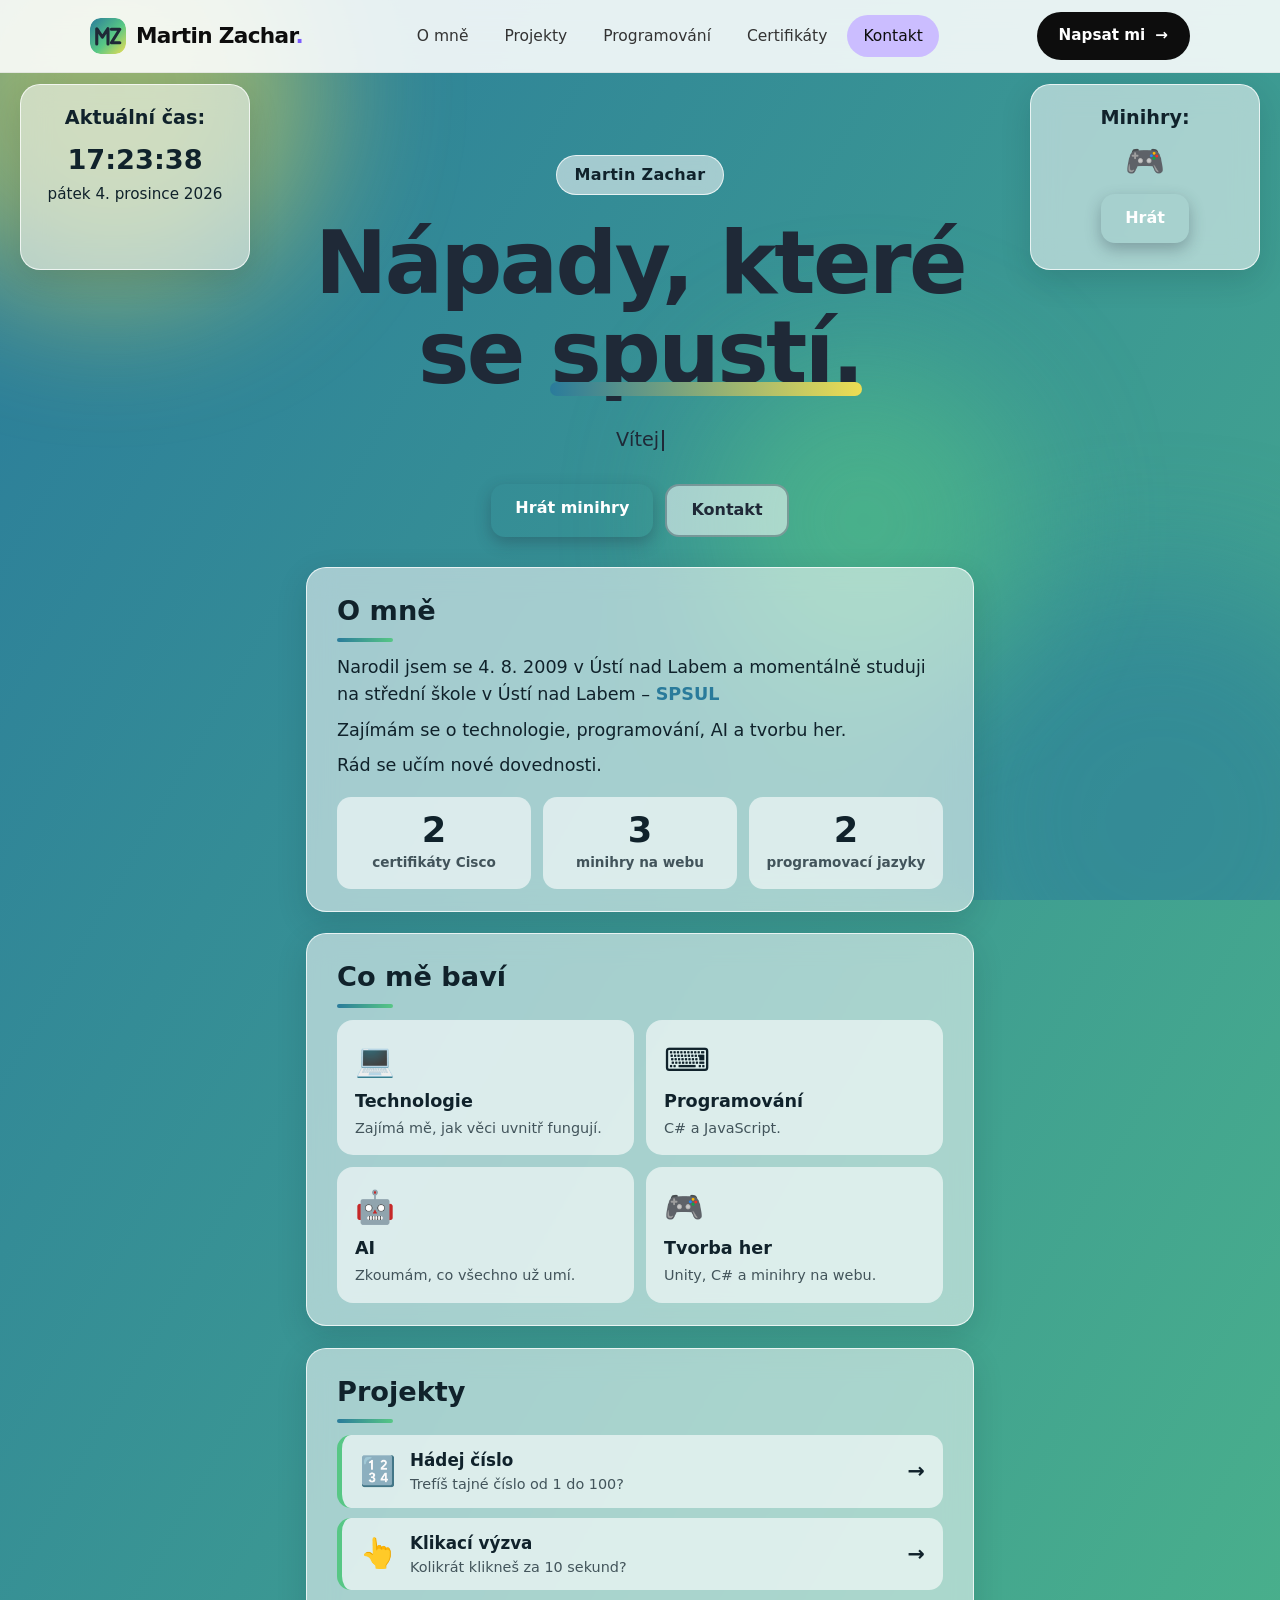
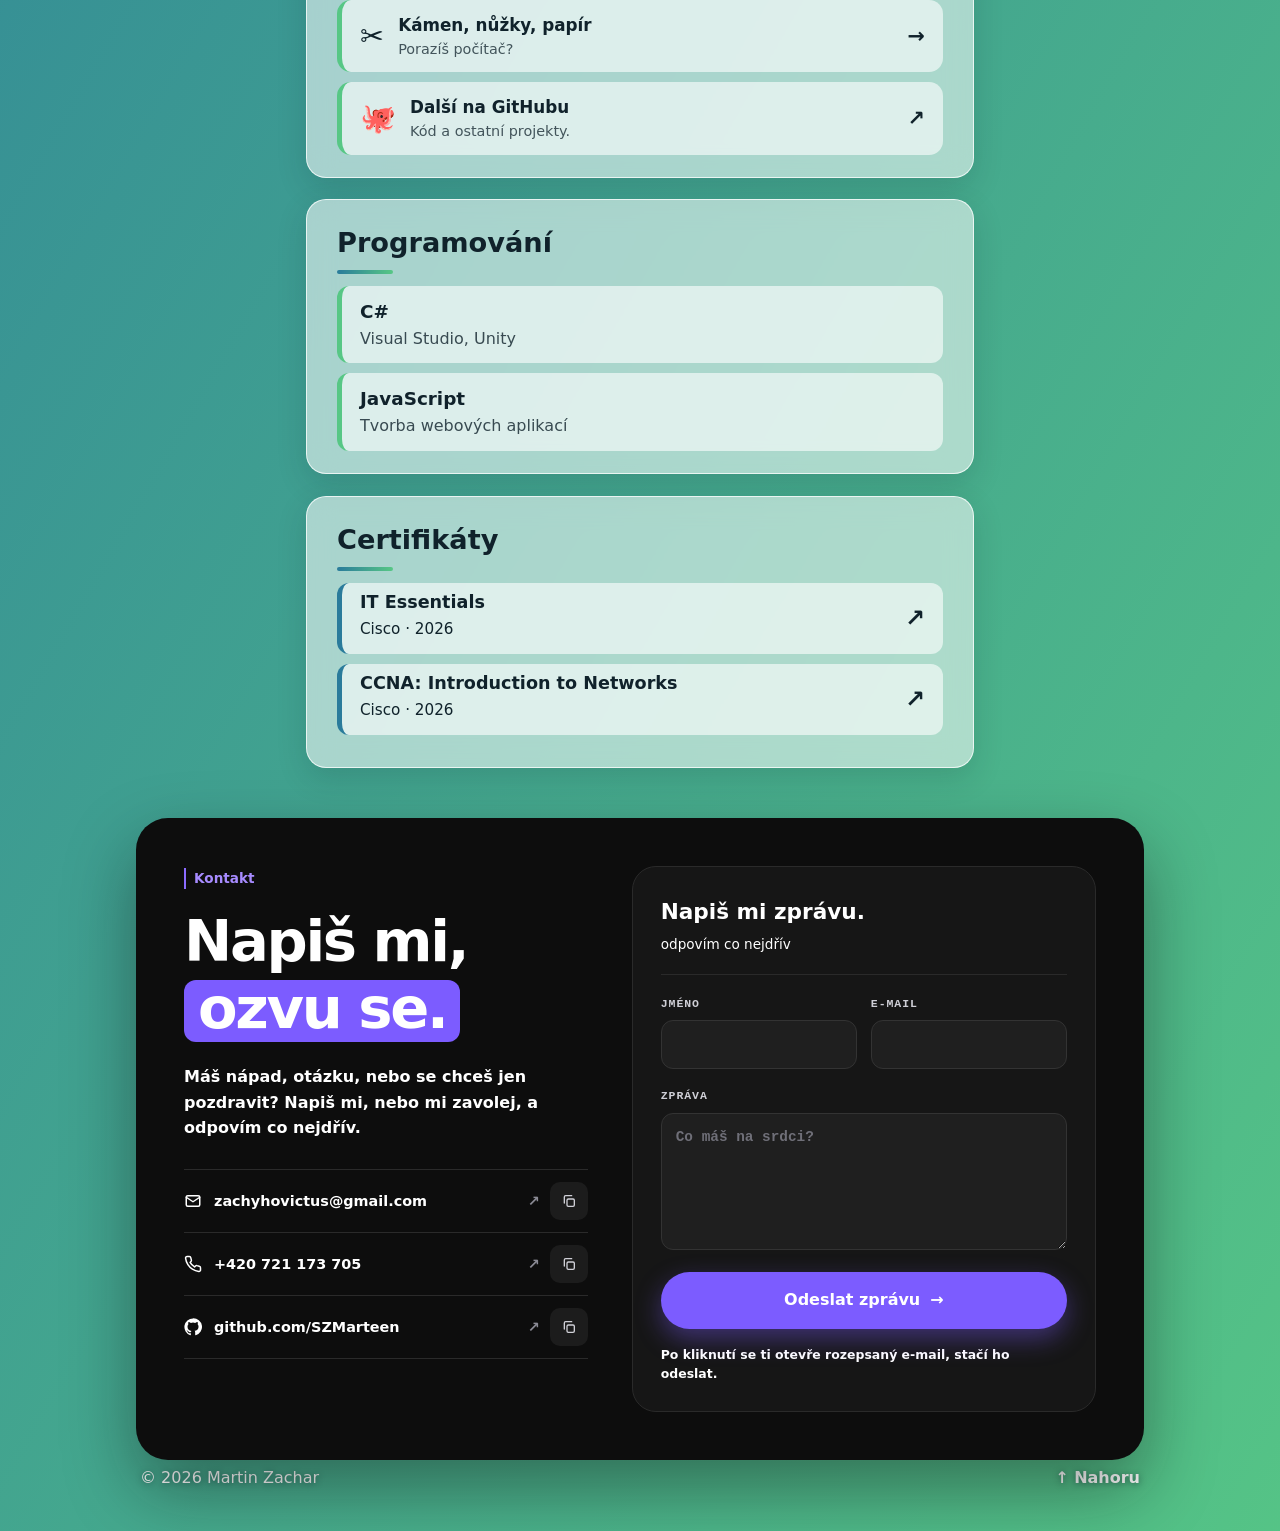
<file: index.html>
<!DOCTYPE html>
<html lang="cs">
<head>
    <meta charset="UTF-8">
    <meta name="viewport" content="width=device-width, initial-scale=1.0">
    <meta name="description" content="Osobní stránka Martina Zachara – programování, certifikáty a minihry.">
    <meta name="theme-color" content="#2A7B9B">
    <link rel="icon" type="image/svg+xml" href="logo.svg">
    <title>Martin Zachar</title>
    <link rel="stylesheet" href="common.css">
    <link rel="stylesheet" href="index.css">
</head>
<body>
    <div id="progress"></div>

    <nav class="topnav">
        <a class="logo" href="#top"><img src="logo.svg" alt="" width="36" height="36"><b>Martin Zachar<span>.</span></b></a>
        <div class="links">
            <a href="#info">O mně</a>
            <a href="#projekty">Projekty</a>
            <a href="#programovani">Programování</a>
            <a href="#certifikaty">Certifikáty</a>
            <a href="#kontakt">Kontakt</a>
        </div>
        <a class="nav-cta" href="#kontakt">Napsat mi <span>→</span></a>
    </nav>

    <div class="page" id="top">
        <header class="hero">
            <span class="eyebrow">Martin Zachar</span>
            <h1 class="velky" aria-label="Nápady, které se spustí.">
                <span class="w" style="--i: 0" aria-hidden="true">Nápady,</span>
                <span class="w" style="--i: 1" aria-hidden="true">které</span>
                <span class="w" style="--i: 2" aria-hidden="true">se</span>
                <span class="w zv" style="--i: 3" aria-hidden="true">spustí.</span>
            </h1>
            <p class="sub"><span id="typed">Vítej na mé webové stránce</span><span class="caret"></span></p>
            <div class="hero-btns">
                <a class="btn" href="minigms.html">Hrát minihry</a>
                <a class="btn druhe" href="#kontakt">Kontakt</a>
            </div>
        </header>

        <main>
            <div class="widgets">
                <section id="clockbox" class="card tilt" data-reveal style="--d: 0.25s">
                    <h3>Aktuální čas:</h3>
                    <p id="clock"></p>
                    <p id="date"></p>
                </section>

                <section id="hry" class="card tilt" data-reveal style="--d: 0.35s">
                    <h3>Minihry:</h3>
                    <p class="ikona">🎮</p>
                    <a class="btn" href="minigms.html">Hrát</a>
                </section>
            </div>

            <section id="info" class="card" data-reveal>
                <h2>O mně</h2>
                <p>Narodil jsem se 4. 8. 2009 v Ústí nad Labem a momentálně studuji na střední škole v Ústí nad Labem – <a href="https://spsul.cz/" target="_blank" rel="noopener">SPSUL</a></p>
                <p>Zajímám se o technologie, programování, AI a tvorbu her.</p>
                <p>Rád se učím nové dovednosti.</p>
                <div class="stats">
                    <div class="stat"><strong data-count="2">2</strong><span>certifikáty Cisco</span></div>
                    <div class="stat"><strong data-count="3">3</strong><span>minihry na webu</span></div>
                    <div class="stat"><strong data-count="2">2</strong><span>programovací jazyky</span></div>
                </div>
            </section>

            <section id="zajmy" class="card" data-reveal>
                <h2>Co mě baví</h2>
                <div class="zajmy">
                    <div class="zajem" style="--i: 0"><span>💻</span><strong>Technologie</strong><small>Zajímá mě, jak věci uvnitř fungují.</small></div>
                    <div class="zajem" style="--i: 1"><span>⌨️</span><strong>Programování</strong><small>C# a JavaScript.</small></div>
                    <div class="zajem" style="--i: 2"><span>🤖</span><strong>AI</strong><small>Zkoumám, co všechno už umí.</small></div>
                    <div class="zajem" style="--i: 3"><span>🎮</span><strong>Tvorba her</strong><small>Unity, C# a minihry na webu.</small></div>
                </div>
            </section>

            <section id="projekty" class="card" data-reveal>
                <h2>Projekty</h2>
                <div class="projekty">
                    <a class="projekt" href="GTN.html">
                        <span class="p-ico">🔢</span>
                        <div><strong>Hádej číslo</strong><small>Trefíš tajné číslo od 1 do 100?</small></div>
                        <i>→</i>
                    </a>
                    <a class="projekt" href="counter.html">
                        <span class="p-ico">👆</span>
                        <div><strong>Klikací výzva</strong><small>Kolikrát klikneš za 10 sekund?</small></div>
                        <i>→</i>
                    </a>
                    <a class="projekt" href="RPS.html">
                        <span class="p-ico">✂️</span>
                        <div><strong>Kámen, nůžky, papír</strong><small>Porazíš počítač?</small></div>
                        <i>→</i>
                    </a>
                    <a class="projekt" href="https://github.com/SZMarteen" target="_blank" rel="noopener">
                        <span class="p-ico">🐙</span>
                        <div><strong>Další na GitHubu</strong><small>Kód a ostatní projekty.</small></div>
                        <i>↗</i>
                    </a>
                </div>
            </section>

            <section id="programovani" class="card" data-reveal>
                <h2>Programování</h2>
                <ul class="skills">
                    <li style="--i: 0"><strong>C#</strong><span>Visual Studio, Unity</span></li>
                    <li style="--i: 1"><strong>JavaScript</strong><span>Tvorba webových aplikací</span></li>
                </ul>
            </section>

            <section id="certifikaty" class="card" data-reveal>
                <h2>Certifikáty</h2>
                <a class="cert" href="https://www.credly.com/badges/e0d82de6-2b8f-4663-bc83-d603f6da1302" target="_blank" rel="noopener">
                    <div>
                        <h3>IT Essentials</h3>
                        <p>Cisco · 2026</p>
                    </div>
                    <span class="sip">↗</span>
                </a>
                <a class="cert" href="https://www.credly.com/badges/380ae015-89bf-4f43-8b56-2c5a6611e93f" target="_blank" rel="noopener">
                    <div>
                        <h3>CCNA: Introduction to Networks</h3>
                        <p>Cisco · 2026</p>
                    </div>
                    <span class="sip">↗</span>
                </a>
            </section>
        </main>
    </div>

    <div class="kontakt-wrap">
        <section id="kontakt" class="kontakt-panel" data-reveal>
            <div class="k-levo">
                <span class="k-label">Kontakt</span>
                <h2>Napiš mi, <span class="hl">ozvu se.</span></h2>
                <p class="k-text">Máš nápad, otázku, nebo se chceš jen pozdravit? Napiš mi, nebo mi zavolej, a odpovím co nejdřív.</p>

                <ul class="k-list">
                    <li>
                        <a class="k-odkaz" href="mailto:zachyhovictus@gmail.com">
                            <svg viewBox="0 0 24 24" width="18" height="18" fill="none" stroke="currentColor" stroke-width="2" stroke-linecap="round" stroke-linejoin="round" aria-hidden="true"><rect x="3" y="5" width="18" height="14" rx="2"/><path d="m3 7 9 6 9-6"/></svg>
                            <span>zachyhovictus@gmail.com</span>
                            <i>↗</i>
                        </a>
                        <button type="button" class="kopie" data-copy="zachyhovictus@gmail.com" aria-label="Zkopírovat e-mail">
                            <svg viewBox="0 0 24 24" width="16" height="16" fill="none" stroke="currentColor" stroke-width="2" stroke-linecap="round" stroke-linejoin="round" aria-hidden="true"><rect x="9" y="9" width="11" height="11" rx="2"/><path d="M5 15V6a2 2 0 0 1 2-2h9"/></svg>
                        </button>
                    </li>
                    <li>
                        <a class="k-odkaz" href="tel:+420721173705">
                            <svg viewBox="0 0 24 24" width="18" height="18" fill="none" stroke="currentColor" stroke-width="2" stroke-linecap="round" stroke-linejoin="round" aria-hidden="true"><path d="M22 16.9v3a2 2 0 0 1-2.2 2 19.8 19.8 0 0 1-8.6-3.1 19.5 19.5 0 0 1-6-6A19.8 19.8 0 0 1 2.1 4.2 2 2 0 0 1 4.1 2h3a2 2 0 0 1 2 1.7c.1 1 .4 1.9.7 2.8a2 2 0 0 1-.5 2.1L8.1 9.9a16 16 0 0 0 6 6l1.3-1.3a2 2 0 0 1 2.1-.4c.9.3 1.8.6 2.8.7a2 2 0 0 1 1.7 2z"/></svg>
                            <span>+420 721 173 705</span>
                            <i>↗</i>
                        </a>
                        <button type="button" class="kopie" data-copy="+420 721 173 705" aria-label="Zkopírovat telefon">
                            <svg viewBox="0 0 24 24" width="16" height="16" fill="none" stroke="currentColor" stroke-width="2" stroke-linecap="round" stroke-linejoin="round" aria-hidden="true"><rect x="9" y="9" width="11" height="11" rx="2"/><path d="M5 15V6a2 2 0 0 1 2-2h9"/></svg>
                        </button>
                    </li>
                    <li>
                        <a class="k-odkaz" href="https://github.com/SZMarteen" target="_blank" rel="noopener">
                            <svg viewBox="0 0 24 24" width="18" height="18" fill="currentColor" aria-hidden="true"><path d="M12 .5a11.5 11.5 0 0 0-3.64 22.4c.58.1.79-.25.79-.56v-2c-3.2.7-3.88-1.38-3.88-1.38-.52-1.33-1.28-1.69-1.28-1.69-1.05-.72.08-.7.08-.7 1.16.08 1.77 1.19 1.77 1.19 1.03 1.77 2.7 1.26 3.36.96.1-.75.4-1.26.73-1.55-2.55-.29-5.24-1.28-5.24-5.68 0-1.25.45-2.28 1.18-3.08-.12-.29-.51-1.46.11-3.04 0 0 .97-.31 3.17 1.18a11 11 0 0 1 5.77 0c2.2-1.49 3.17-1.18 3.17-1.18.62 1.58.23 2.75.11 3.04.74.8 1.18 1.83 1.18 3.08 0 4.41-2.69 5.38-5.25 5.67.41.36.78 1.06.78 2.14v3.17c0 .31.21.67.8.56A11.5 11.5 0 0 0 12 .5z"/></svg>
                            <span>github.com/SZMarteen</span>
                            <i>↗</i>
                        </a>
                        <button type="button" class="kopie" data-copy="https://github.com/SZMarteen" aria-label="Zkopírovat odkaz na GitHub">
                            <svg viewBox="0 0 24 24" width="16" height="16" fill="none" stroke="currentColor" stroke-width="2" stroke-linecap="round" stroke-linejoin="round" aria-hidden="true"><rect x="9" y="9" width="11" height="11" rx="2"/><path d="M5 15V6a2 2 0 0 1 2-2h9"/></svg>
                        </button>
                    </li>
                </ul>
            </div>

            <form class="k-form" id="formular" novalidate>
                <h3>Napiš mi zprávu.</h3>
                <p class="k-sub">odpovím co nejdřív</p>
                <hr>

                <div class="pole2">
                    <label>Jméno
                        <input type="text" id="jmeno" autocomplete="name">
                    </label>
                    <label>E-mail
                        <input type="email" id="email" autocomplete="email">
                    </label>
                </div>

                <label class="cele">Zpráva
                    <textarea id="zprava" rows="5" placeholder="Co máš na srdci?"></textarea>
                </label>

                <button type="submit" class="k-odeslat">Odeslat zprávu <span>→</span></button>
                <p class="k-chyba" id="chyba" role="alert"></p>
                <p class="k-pozn">Po kliknutí se ti otevře rozepsaný e-mail, stačí ho odeslat.</p>
            </form>
        </section>
    </div>

    <footer class="foot">
        <span>© 2026 Martin Zachar</span>
        <a href="#top" class="nahoru" id="nahoru">↑ Nahoru</a>
    </footer>

    <script src="common.js"></script>
    <script src="index.js"></script>
    <script src="kontakt.js"></script>
</body>
</html>
</file>
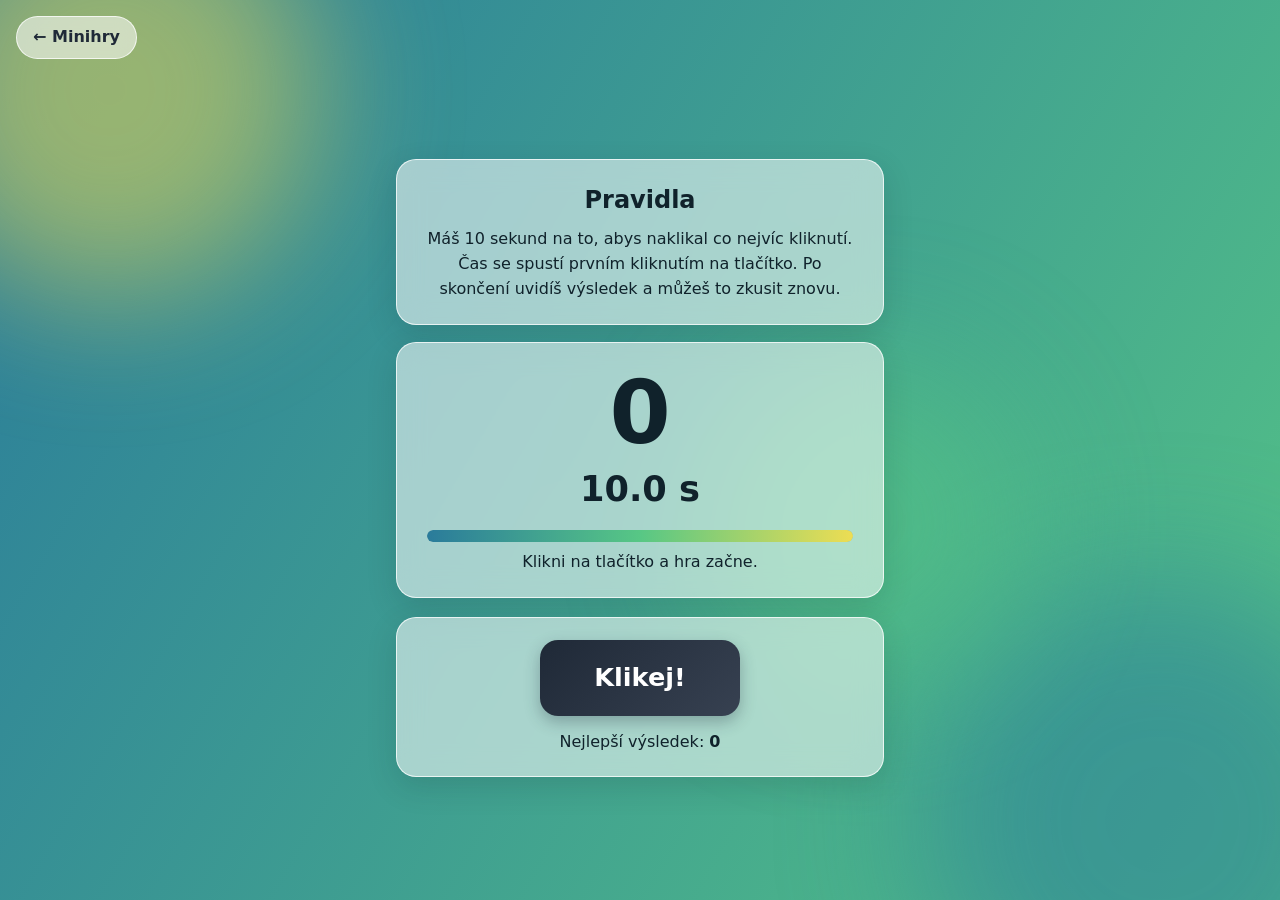
<file: counter.html>
<!DOCTYPE html>
<html lang="cs">
<head>
    <meta charset="UTF-8">
    <meta name="viewport" content="width=device-width, initial-scale=1.0">
    <meta name="theme-color" content="#2A7B9B">
    <link rel="icon" type="image/svg+xml" href="logo.svg">
    <title>Klikací výzva</title>
    <link rel="stylesheet" href="common.css">
    <link rel="stylesheet" href="counter.css">
</head>
<body>
    <a class="back" href="minigms.html">← Minihry</a>

    <main class="game-wrap">
        <section id="pravidla" class="card" data-reveal>
            <h2>Pravidla</h2>
            <p>Máš 10 sekund na to, abys naklikal co nejvíc kliknutí. Čas se spustí prvním kliknutím na tlačítko. Po skončení uvidíš výsledek a můžeš to zkusit znovu.</p>
        </section>

        <section id="vysledek" class="card" data-reveal style="--d: 0.1s">
            <p id="cislo">0</p>
            <p id="cas">10.0 s</p>
            <div id="bar"><div id="barFill"></div></div>
            <p id="zprava">Klikni na tlačítko a hra začne.</p>
        </section>

        <section id="vstup" class="card" data-reveal style="--d: 0.2s">
            <button id="tlacitko" onclick="klik()">Klikej!</button>
            <p>Nejlepší výsledek: <span id="nejlepsi">0</span></p>
        </section>
    </main>

    <script src="common.js"></script>
    <script src="counter.js"></script>
</body>
</html>
</file>
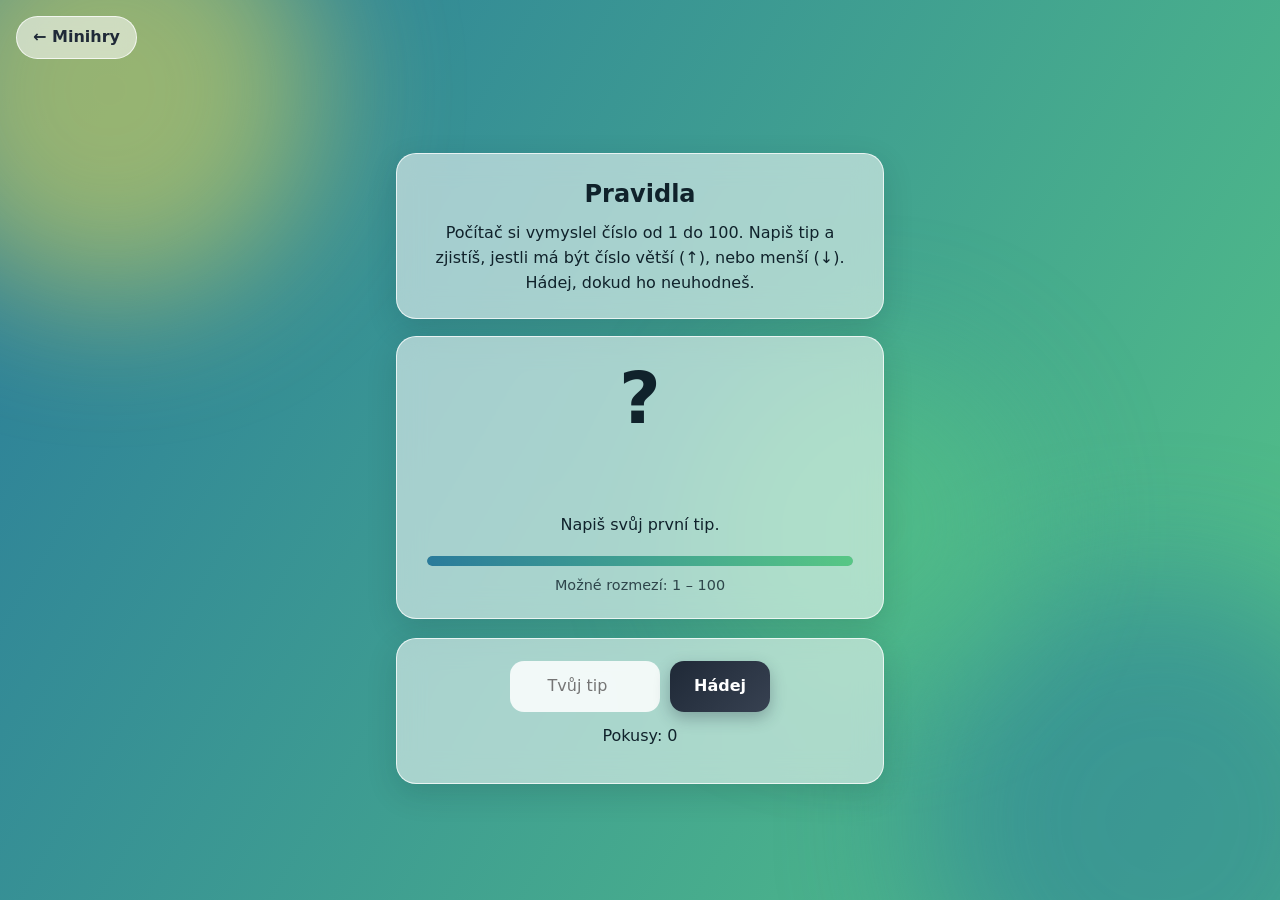
<file: GTN.html>
<!DOCTYPE html>
<html lang="cs">
<head>
    <meta charset="UTF-8">
    <meta name="viewport" content="width=device-width, initial-scale=1.0">
    <meta name="theme-color" content="#2A7B9B">
    <link rel="icon" type="image/svg+xml" href="logo.svg">
    <title>Hádej číslo</title>
    <link rel="stylesheet" href="common.css">
    <link rel="stylesheet" href="GTN.css">
</head>
<body>
    <a class="back" href="minigms.html">← Minihry</a>

    <main class="game-wrap">
        <section id="pravidla" class="card" data-reveal>
            <h2>Pravidla</h2>
            <p>Počítač si vymyslel číslo od 1 do 100. Napiš tip a zjistíš, jestli má být číslo větší (↑), nebo menší (↓). Hádej, dokud ho neuhodneš.</p>
        </section>

        <section id="vysledek" class="card" data-reveal style="--d: 0.1s">
            <p id="cislo">?</p>
            <p id="sipka"></p>
            <p id="zprava">Napiš svůj první tip.</p>
            <div id="rozsah"><div id="rozsahFill"></div></div>
            <p id="rozsahText">Možné rozmezí: 1 – 100</p>
        </section>

        <section id="vstup" class="card" data-reveal style="--d: 0.2s">
            <div class="row">
                <input type="number" id="tip" placeholder="Tvůj tip" min="1" max="100" inputmode="numeric" autocomplete="off">
                <button id="tlacitko" onclick="hadej()">Hádej</button>
            </div>
            <p>Pokusy: <span id="pokusy">0</span></p>
            <div id="historie"></div>
        </section>
    </main>

    <script src="common.js"></script>
    <script src="GTN.js"></script>
</body>
</html>
</file>
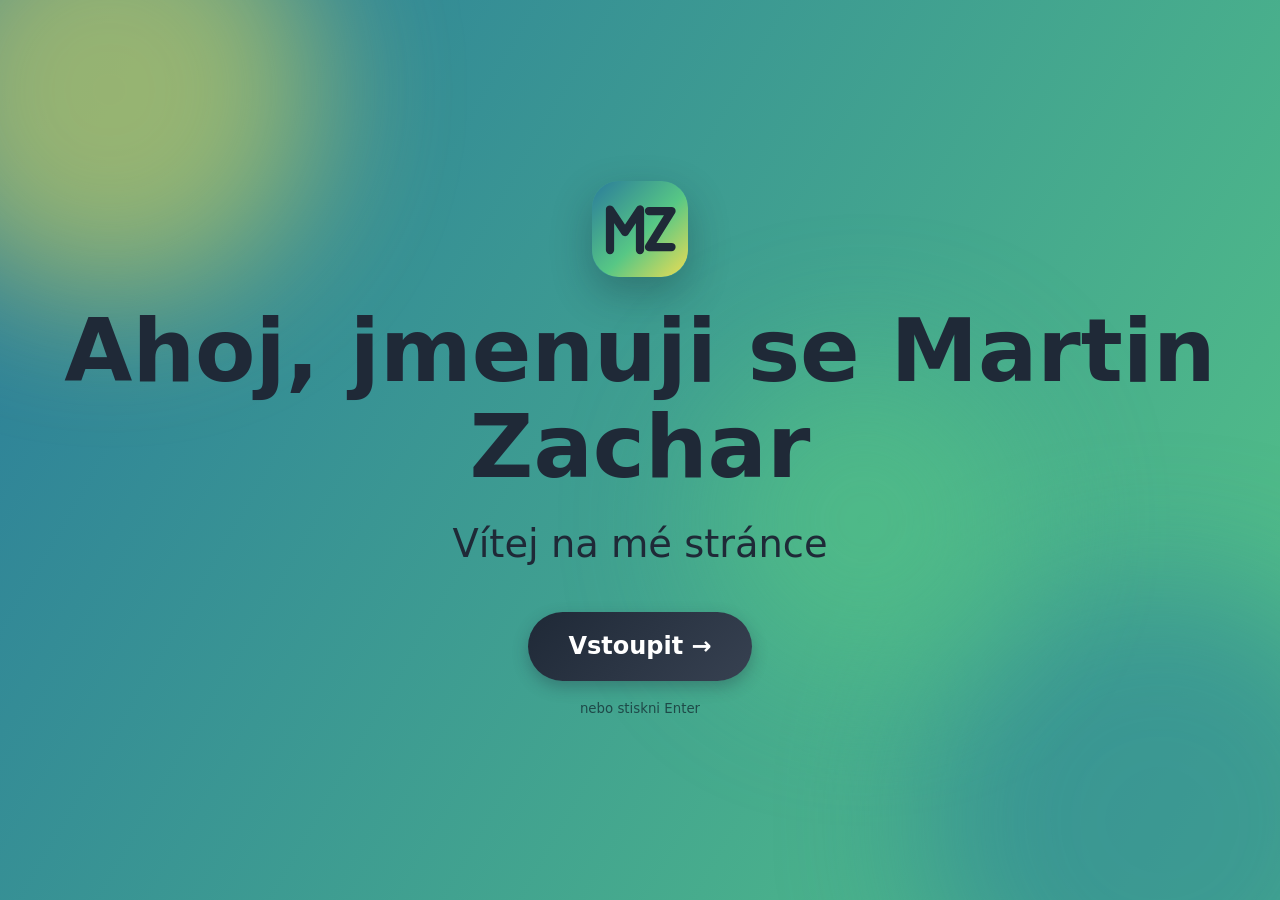
<file: intro.html>
<!DOCTYPE html>
<html lang="cs">
<head>
    <meta charset="UTF-8">
    <meta name="viewport" content="width=device-width, initial-scale=1.0">
    <meta name="theme-color" content="#2A7B9B">
    <link rel="icon" type="image/svg+xml" href="logo.svg">
    <title>Intro</title>
    <link rel="stylesheet" href="common.css">
    <link rel="stylesheet" href="intro.css">
</head>
<body>
    <main class="intro">
        <img class="logo-intro" src="logo.svg" alt="Logo Martin Zachar" width="96" height="96">
        <h1>Ahoj, jmenuji se Martin Zachar</h1>
        <p>Vítej na mé stránce</p>
        <a class="btn" href="index.html">Vstoupit <span class="sipka">→</span></a>
        <small>nebo stiskni Enter</small>
    </main>

    <script src="common.js"></script>
    <script src="intro.js"></script>
</body>
</html>
</file>
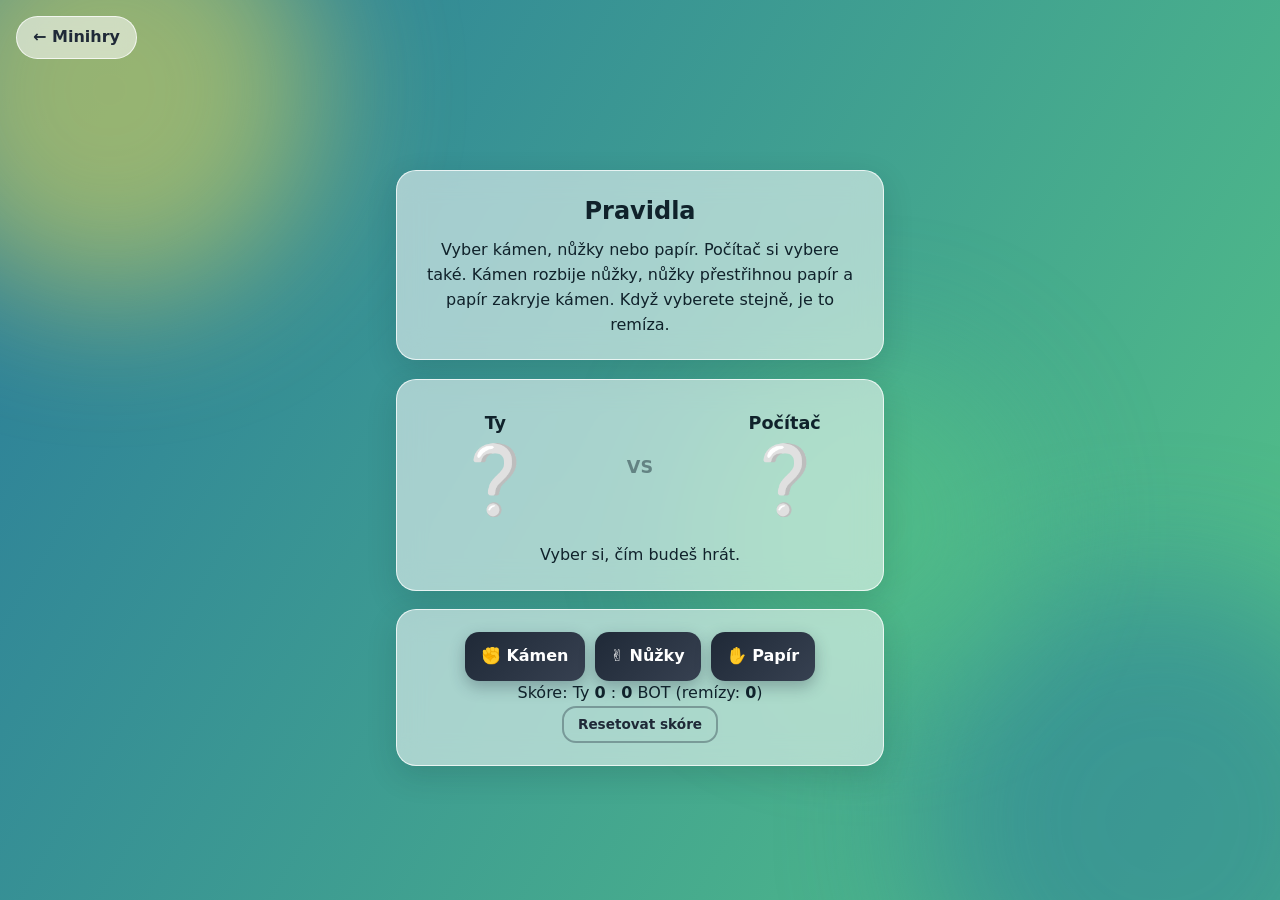
<file: RPS.html>
<!DOCTYPE html>
<html lang="cs">
<head>
    <meta charset="UTF-8">
    <meta name="viewport" content="width=device-width, initial-scale=1.0">
    <meta name="theme-color" content="#2A7B9B">
    <link rel="icon" type="image/svg+xml" href="logo.svg">
    <title>Kámen, nůžky, papír</title>
    <link rel="stylesheet" href="common.css">
    <link rel="stylesheet" href="RPS.css">
</head>
<body>
    <a class="back" href="minigms.html">← Minihry</a>

    <main class="game-wrap">
        <section id="pravidla" class="card" data-reveal>
            <h2>Pravidla</h2>
            <p>Vyber kámen, nůžky nebo papír. Počítač si vybere také. Kámen rozbije nůžky, nůžky přestřihnou papír a papír zakryje kámen. Když vyberete stejně, je to remíza.</p>
        </section>

        <section id="vysledek" class="card" data-reveal style="--d: 0.1s">
            <div id="volby">
                <div id="tvujBox">
                    <p class="popisek">Ty</p>
                    <p class="obrazek" id="tvuj">❔</p>
                </div>
                <div class="vs">VS</div>
                <div id="pocitacBox">
                    <p class="popisek">Počítač</p>
                    <p class="obrazek" id="pocitac">❔</p>
                </div>
            </div>
            <p id="zprava">Vyber si, čím budeš hrát.</p>
        </section>

        <section id="vstup" class="card" data-reveal style="--d: 0.2s">
            <div class="row">
                <button onclick="hraj('kamen')">✊ Kámen</button>
                <button onclick="hraj('nuzky')">✌️ Nůžky</button>
                <button onclick="hraj('papir')">✋ Papír</button>
            </div>
            <p class="skore">Skóre: Ty <span id="skoreTy">0</span> : <span id="skorePc">0</span> BOT (remízy: <span id="skoreRemiza">0</span>)</p>
            <button class="ghost" onclick="resetSkore()">Resetovat skóre</button>
        </section>
    </main>

    <script src="common.js"></script>
    <script src="RPS.js"></script>
</body>
</html>
</file>
<file: common.css>
/* ===== Společný styl pro celý web ===== */

:root {
    --c1: #2A7B9B;
    --c2: #57C785;
    --c3: #EDDD53;
    --ink: #10222b;
    --dark: #1f2937;
    --glass: rgba(255, 255, 255, 0.55);
    --glass-edge: rgba(255, 255, 255, 0.75);
    --radius: 20px;
    --ease: cubic-bezier(0.2, 0.8, 0.2, 1);
}

* {
    box-sizing: border-box;
}

html {
    scroll-behavior: smooth;
}

body {
    margin: 0;
    min-height: 100vh;
    overflow-x: hidden;
    font-family: "Segoe UI", system-ui, -apple-system, Arial, sans-serif;
    line-height: 1.55;
    color: var(--ink);
    background: linear-gradient(120deg, #2A7B9B 0%, #57C785 35%, #EDDD53 65%, #57C785 85%, #2A7B9B 100%);
    background-size: 300% 300%;
    animation: bgShift 20s ease-in-out infinite, pageIn 0.6s ease backwards;
}

body.leaving {
    opacity: 0;
    transition: opacity 0.3s ease;
}

/* ===== Plovoucí barevné skvrny na pozadí ===== */

.blobs {
    position: fixed;
    inset: 0;
    overflow: hidden;
    z-index: -1;
    pointer-events: none;
}

.blob {
    position: absolute;
    border-radius: 50%;
    filter: blur(70px);
    opacity: 0.55;
}

.b1 {
    width: 420px;
    height: 420px;
    background: #EDDD53;
    top: -120px;
    left: -100px;
    animation: float1 16s ease-in-out infinite;
}

.b2 {
    width: 480px;
    height: 480px;
    background: #2A7B9B;
    bottom: -160px;
    right: -120px;
    animation: float2 20s ease-in-out infinite;
}

.b3 {
    width: 320px;
    height: 320px;
    background: #57C785;
    top: 40%;
    left: 55%;
    animation: float3 18s ease-in-out infinite;
}

/* ===== Skleněná karta ===== */

.card {
    position: relative;
    overflow: hidden;
    background: var(--glass);
    -webkit-backdrop-filter: blur(14px);
    backdrop-filter: blur(14px);
    border: 1px solid var(--glass-edge);
    border-radius: var(--radius);
    box-shadow: 0 10px 30px rgba(16, 34, 43, 0.15);
    padding: 22px 30px;
    transition: box-shadow 0.35s var(--ease);
}

.card:hover {
    box-shadow: 0 18px 44px rgba(16, 34, 43, 0.24);
}

.card::before {
    content: "";
    position: absolute;
    inset: 0;
    background: radial-gradient(280px circle at var(--mx, 50%) var(--my, 50%), rgba(255, 255, 255, 0.5), transparent 60%);
    opacity: 0;
    transition: opacity 0.3s;
    pointer-events: none;
    z-index: 0;
}

.card:hover::before {
    opacity: 1;
}

.card > * {
    position: relative;
    z-index: 1;
}

/* ===== Objevení při scrollování ===== */

.js [data-reveal] {
    opacity: 0;
    transform: translateY(32px) scale(0.98);
    transition: opacity 0.8s ease, transform 0.8s var(--ease);
    transition-delay: var(--d, 0s);
}

.js [data-reveal].in {
    opacity: 1;
    transform: perspective(900px) rotateX(var(--rx, 0deg)) rotateY(var(--ry, 0deg));
}

.js [data-reveal].in.done {
    transition: transform 0.18s ease-out, box-shadow 0.35s var(--ease);
    transition-delay: 0s;
}

/* ===== Tlačítka ===== */

button,
.btn {
    position: relative;
    overflow: hidden;
    display: inline-block;
    font: inherit;
    font-weight: 600;
    color: #fff;
    text-decoration: none;
    background: linear-gradient(135deg, #1f2937, #374151);
    border: 0;
    border-radius: 14px;
    padding: 12px 24px;
    cursor: pointer;
    box-shadow: 0 6px 16px rgba(31, 41, 55, 0.3);
    transition: transform 0.2s var(--ease), box-shadow 0.2s, filter 0.2s;
    touch-action: manipulation;
}

button:hover,
.btn:hover {
    transform: translateY(-3px);
    box-shadow: 0 12px 24px rgba(31, 41, 55, 0.35);
    filter: brightness(1.12);
}

button:active,
.btn:active {
    transform: translateY(0) scale(0.95);
}

button:disabled {
    opacity: 0.55;
    cursor: not-allowed;
    transform: none;
    filter: none;
}

button.ghost {
    background: transparent;
    color: var(--dark);
    box-shadow: none;
    border: 2px solid rgba(31, 41, 55, 0.35);
    padding: 6px 14px;
    font-size: 0.85rem;
}

.ripple {
    position: absolute;
    border-radius: 50%;
    background: rgba(255, 255, 255, 0.5);
    transform: scale(0);
    animation: ripple 0.6s linear;
    pointer-events: none;
}

input {
    font: inherit;
    padding: 11px 16px;
    border-radius: 14px;
    border: 2px solid transparent;
    background: rgba(255, 255, 255, 0.85);
    outline: none;
    transition: border-color 0.2s, box-shadow 0.2s;
}

input:focus {
    border-color: var(--c1);
    box-shadow: 0 0 0 4px rgba(42, 123, 155, 0.2);
}

/* ===== Odkaz zpět ===== */

.back {
    position: fixed;
    top: 16px;
    left: 16px;
    z-index: 50;
    padding: 8px 16px;
    font-weight: 600;
    color: var(--dark);
    text-decoration: none;
    background: var(--glass);
    -webkit-backdrop-filter: blur(10px);
    backdrop-filter: blur(10px);
    border: 1px solid var(--glass-edge);
    border-radius: 999px;
    transition: transform 0.25s var(--ease), background 0.25s;
}

.back:hover {
    transform: translateX(-4px);
    background: rgba(255, 255, 255, 0.85);
}

/* ===== Rozložení herních stránek ===== */

.game-wrap {
    max-width: 520px;
    min-height: 100vh;
    margin: 0 auto;
    padding: 76px 16px 40px;
    display: flex;
    flex-direction: column;
    justify-content: center;
    gap: 18px;
    text-align: center;
}

.game-wrap h2 {
    margin: 0 0 8px 0;
}

.game-wrap p {
    margin: 0;
}

.row {
    display: flex;
    gap: 10px;
    justify-content: center;
    flex-wrap: wrap;
}

/* ===== Konfety ===== */

#confetti {
    position: fixed;
    inset: 0;
    width: 100%;
    height: 100%;
    pointer-events: none;
    z-index: 100;
}

/* ===== Pomocné animace ===== */

.pop {
    animation: pop 0.4s var(--ease);
}

.shake {
    animation: shake 0.45s ease;
}

.bounce {
    animation: bounce 0.6s var(--ease);
}

@keyframes bgShift {
    0% { background-position: 0% 50%; }
    50% { background-position: 100% 50%; }
    100% { background-position: 0% 50%; }
}

@keyframes pageIn {
    from { opacity: 0; }
    to { opacity: 1; }
}

@keyframes float1 {
    0%, 100% { transform: translate(0, 0) scale(1); }
    50% { transform: translate(120px, 80px) scale(1.15); }
}

@keyframes float2 {
    0%, 100% { transform: translate(0, 0) scale(1); }
    50% { transform: translate(-140px, -90px) scale(1.1); }
}

@keyframes float3 {
    0%, 100% { transform: translate(0, 0) scale(1); }
    50% { transform: translate(-80px, 110px) scale(0.9); }
}

@keyframes ripple {
    to { transform: scale(4); opacity: 0; }
}

@keyframes pop {
    0% { transform: scale(0.6); opacity: 0.4; }
    60% { transform: scale(1.15); }
    100% { transform: scale(1); opacity: 1; }
}

@keyframes shake {
    0%, 100% { transform: translateX(0); }
    20% { transform: translateX(-10px); }
    40% { transform: translateX(9px); }
    60% { transform: translateX(-6px); }
    80% { transform: translateX(4px); }
}

@keyframes bounce {
    0% { transform: translateY(-18px); opacity: 0; }
    60% { transform: translateY(5px); opacity: 1; }
    100% { transform: translateY(0); }
}

@keyframes fadeUp {
    from { opacity: 0; transform: translateY(26px); }
    to { opacity: 1; transform: translateY(0); }
}

/* Lidé, kteří nechtějí animace, je nemusí mít */
@media (prefers-reduced-motion: reduce) {
    *,
    *::before,
    *::after {
        animation-duration: 0.01ms !important;
        animation-iteration-count: 1 !important;
        transition-duration: 0.01ms !important;
        scroll-behavior: auto !important;
    }
}
</file>
<file: index.css>
/* ===== Hlavní stránka ===== */

#progress {
    position: fixed;
    top: 0;
    left: 0;
    height: 4px;
    width: 0;
    z-index: 100;
    background: linear-gradient(90deg, var(--c1), var(--c2), var(--c3));
    box-shadow: 0 0 10px rgba(87, 199, 133, 0.8);
}

.page {
    max-width: 700px;
    margin: 0 auto;
    padding: 28px 16px 40px;
}

/* ===== Velký úvod ===== */

.hero {
    position: relative;
    text-align: center;
    padding: 54px 4px 30px;
}

.eyebrow {
    display: inline-block;
    padding: 7px 18px;
    font-weight: 700;
    letter-spacing: 0.02em;
    background: var(--glass);
    -webkit-backdrop-filter: blur(10px);
    backdrop-filter: blur(10px);
    border: 1px solid var(--glass-edge);
    border-radius: 999px;
    animation: fadeUp 0.8s var(--ease) backwards;
}

.velky {
    margin: 24px 0 0 0;
    font-size: clamp(2.7rem, 11vw, 5.4rem);
    line-height: 1.04;
    font-weight: 800;
    letter-spacing: -0.03em;
    color: var(--dark);
}

.velky .w {
    position: relative;
    display: inline-block;
    animation: slovoIn 1s var(--ease) backwards;
    animation-delay: calc(var(--i) * 0.16s + 0.3s);
}

.velky .zv::after {
    content: "";
    position: absolute;
    left: 0;
    right: 0;
    bottom: 0.04em;
    height: 0.16em;
    border-radius: 999px;
    background: linear-gradient(90deg, var(--c1), var(--c3));
    transform: scaleX(0);
    transform-origin: left;
    animation: podtrh 0.9s var(--ease) 1.4s forwards;
}

@keyframes slovoIn {
    from {
        opacity: 0;
        transform: translateY(70px) skewY(6deg);
        filter: blur(12px);
    }
    to {
        opacity: 1;
        transform: translateY(0) skewY(0);
        filter: blur(0);
    }
}

@keyframes podtrh {
    to { transform: scaleX(1); }
}

.hero .sub {
    margin: 26px 0 0 0;
    font-size: 1.2rem;
    min-height: 1.7em;
    color: var(--dark);
    animation: fadeUp 0.9s var(--ease) 1.3s backwards;
}

.hero-btns {
    display: flex;
    flex-wrap: wrap;
    justify-content: center;
    gap: 12px;
    margin-top: 26px;
    animation: fadeUp 0.9s var(--ease) 1.6s backwards;
}

.btn.druhe {
    color: var(--dark);
    background: var(--glass);
    border: 2px solid rgba(31, 41, 55, 0.35);
    box-shadow: none;
}

.caret {
    display: inline-block;
    width: 2px;
    height: 1.1em;
    margin-left: 3px;
    vertical-align: text-bottom;
    background: var(--dark);
    animation: blink 0.9s steps(1) infinite;
}

@keyframes blink {
    50% { opacity: 0; }
}

/* ===== Horní lišta ===== */

.topnav {
    position: sticky;
    top: 0;
    z-index: 40;
    display: flex;
    align-items: center;
    justify-content: space-between;
    gap: 16px;
    padding: 12px max(20px, calc((100vw - 1100px) / 2));
    background: rgba(255, 255, 255, 0.88);
    -webkit-backdrop-filter: blur(14px);
    backdrop-filter: blur(14px);
    border-bottom: 1px solid rgba(0, 0, 0, 0.06);
}

.topnav .logo {
    font-size: 1.35rem;
    font-weight: 800;
    letter-spacing: -0.03em;
    color: #0d0d0d;
    background-image: none;
}

.topnav .logo {
    display: inline-flex;
    align-items: center;
    gap: 10px;
}

.topnav .logo b {
    font-weight: 800;
}

.topnav .logo img {
    display: block;
    border-radius: 11px;
    transition: transform 0.4s var(--ease);
}

.topnav .logo:hover img {
    transform: rotate(-10deg) scale(1.1);
}

.topnav .logo span {
    color: #7c5cff;
}

.topnav .links {
    display: flex;
    gap: 4px;
}

.topnav .links a {
    padding: 9px 16px;
    border-radius: 999px;
    color: #333;
    font-weight: 500;
    font-size: 0.97rem;
    background-image: none;
    transition: background 0.25s, color 0.25s, transform 0.25s var(--ease);
}

.topnav .links a:hover {
    background: rgba(124, 92, 255, 0.14);
    transform: translateY(-2px);
}

.topnav .links a.active {
    background: #cbbdff;
    color: #0d0d0d;
}

.nav-cta {
    display: inline-flex;
    align-items: center;
    gap: 10px;
    padding: 12px 22px;
    color: #fff;
    font-weight: 700;
    font-size: 0.95rem;
    white-space: nowrap;
    background: #0d0d0d;
    background-image: none;
    border-radius: 999px;
    transition: transform 0.25s var(--ease), box-shadow 0.25s;
}

.nav-cta:hover {
    transform: translateY(-2px);
    box-shadow: 0 10px 22px rgba(13, 13, 13, 0.3);
}

.nav-cta span {
    transition: transform 0.25s var(--ease);
}

.nav-cta:hover span {
    transform: translateX(4px);
}

@media (max-width: 820px) {
    .topnav {
        flex-wrap: wrap;
        padding: 10px 16px;
    }

    .topnav .links {
        order: 3;
        width: 100%;
        justify-content: center;
        overflow-x: auto;
    }

    .topnav .links a {
        padding: 7px 12px;
        font-size: 0.9rem;
        white-space: nowrap;
    }

    .nav-cta {
        padding: 10px 16px;
    }
}

/* ===== Sekce ===== */

main section {
    margin-bottom: 22px;
    scroll-margin-top: 90px;
}

h2 {
    margin: 0 0 12px 0;
    font-size: 1.7rem;
}

h2::after {
    content: "";
    display: block;
    width: 0;
    height: 4px;
    margin-top: 6px;
    border-radius: 4px;
    background: linear-gradient(90deg, var(--c1), var(--c2));
    transition: width 0.8s var(--ease) 0.3s;
}

.in h2::after {
    width: 56px;
}

h3 {
    margin: 0;
    font-size: 1.2rem;
}

p {
    margin: 8px 0;
    font-size: 1.1rem;
}

a {
    color: var(--c1);
    font-weight: 600;
    text-decoration: none;
    background: linear-gradient(currentColor, currentColor) 0 100% / 0 2px no-repeat;
    transition: background-size 0.3s var(--ease);
}

a:hover {
    background-size: 100% 2px;
}

a.btn,
.topnav a,
.cert,
.nahoru {
    background-image: none;
}

/* ===== Widgety (hodiny a hry) ===== */

.widgets {
    display: grid;
    grid-template-columns: 1fr 1fr;
    gap: 16px;
    margin-bottom: 22px;
}

.widgets section {
    margin: 0;
    text-align: center;
    padding: 18px 16px;
}

#clock {
    margin: 6px 0 0 0;
    font-size: 1.7rem;
    font-weight: 700;
    font-variant-numeric: tabular-nums;
}

#date {
    margin: 2px 0 0 0;
    font-size: 0.95rem;
}

.ikona {
    margin: 4px 0 8px 0;
    font-size: 2rem;
    animation: wobble 3s ease-in-out infinite;
}

@keyframes wobble {
    0%, 100% { transform: rotate(0); }
    25% { transform: rotate(-12deg); }
    75% { transform: rotate(12deg); }
}

/* Na širokých obrazovkách zůstanou widgety v rozích jako dřív */
@media (min-width: 1280px) {
    .widgets {
        position: fixed;
        top: 84px;
        left: 20px;
        right: 20px;
        z-index: 20;
        display: flex;
        justify-content: space-between;
        margin: 0;
        pointer-events: none;
    }

    .widgets section {
        width: 230px;
        pointer-events: auto;
    }
}

/* ===== Programování ===== */

.skills {
    list-style: none;
    margin: 0;
    padding: 0;
    display: grid;
    gap: 10px;
}

.skills li {
    display: flex;
    flex-direction: column;
    padding: 12px 18px;
    background: rgba(255, 255, 255, 0.6);
    border-left: 5px solid var(--c2);
    border-radius: 12px;
    transition: transform 0.3s var(--ease), border-color 0.3s;
}

.skills li:hover {
    transform: translateX(8px);
    border-color: var(--c1);
}

.skills strong {
    font-size: 1.15rem;
}

.skills span {
    font-size: 1rem;
    opacity: 0.8;
}

/* ===== Certifikáty ===== */

.cert {
    display: flex;
    align-items: center;
    justify-content: space-between;
    gap: 12px;
    margin-bottom: 10px;
    padding: 6px 18px;
    color: var(--ink);
    background: rgba(255, 255, 255, 0.6);
    border-left: 5px solid var(--c1);
    border-radius: 12px;
    transition: transform 0.3s var(--ease), box-shadow 0.3s, border-color 0.3s;
}

.cert:hover {
    transform: translateX(8px);
    border-color: var(--c2);
    box-shadow: 0 8px 20px rgba(16, 34, 43, 0.15);
}

.cert h3 {
    font-size: 1.1rem;
}

.cert p {
    margin: 2px 0 6px 0;
    font-size: 0.95rem;
    font-weight: 400;
}

.sip {
    font-size: 1.5rem;
    transition: transform 0.3s var(--ease);
}

.cert:hover .sip {
    transform: translate(4px, -4px);
}

/* ===== Patička ===== */

footer {
    display: flex;
    justify-content: space-between;
    align-items: center;
    padding: 6px 4px;
    color: #fff;
    text-shadow: 0 1px 6px rgba(16, 34, 43, 0.5);
}

.nahoru {
    color: #fff;
    font-weight: 600;
    transition: transform 0.25s var(--ease);
}

.nahoru:hover {
    transform: translateY(-4px);
}

@media (max-width: 480px) {
    .widgets {
        grid-template-columns: 1fr;
    }

    .card {
        padding: 20px;
    }

    .topnav a {
        padding: 7px 11px;
        font-size: 0.88rem;
    }
}


/* ===== Kontakt (tmavý panel) ===== */

.page {
    padding-bottom: 28px;
}

.foot {
    max-width: 1040px;
    margin: 0 auto;
    padding: 6px 20px 40px;
}

.kontakt-wrap {
    max-width: 1040px;
    margin: 0 auto;
    padding: 0 16px;
    scroll-margin-top: 90px;
}

.kontakt-panel {
    display: grid;
    grid-template-columns: 1fr 1.15fr;
    gap: 44px;
    padding: 48px;
    color: #fff;
    background: #0d0d0d;
    border-radius: 32px;
    box-shadow: 0 30px 70px rgba(13, 13, 13, 0.4);
    scroll-margin-top: 90px;
}

.kontakt-panel h2,
.kontakt-panel h3,
.kontakt-panel p {
    color: inherit;
}

.k-label {
    display: inline-block;
    padding-left: 8px;
    border-left: 2px solid #8b6bff;
    color: #a78bff;
    font-size: 0.85rem;
    font-weight: 600;
}

.kontakt-panel h2 {
    margin: 22px 0 0 0;
    font-size: clamp(2.3rem, 5.4vw, 3.6rem);
    line-height: 1.02;
    font-weight: 800;
    letter-spacing: -0.04em;
}

.kontakt-panel h2::after {
    display: none;
}

.hl {
    display: inline-block;
    margin-top: 8px;
    padding: 0 14px 4px;
    background: #7c5cff;
    border-radius: 12px;
}

.k-text {
    margin: 22px 0 28px 0;
    font-size: 1rem;
    font-weight: 600;
    line-height: 1.6;
    color: #b9b9c2;
}

.k-list {
    list-style: none;
    margin: 0;
    padding: 0;
    border-top: 1px solid #2a2a2a;
}

.k-list li {
    display: flex;
    align-items: center;
    gap: 10px;
    padding: 12px 0;
    border-bottom: 1px solid #2a2a2a;
}

.k-odkaz {
    flex: 1;
    min-width: 0;
    display: flex;
    align-items: center;
    gap: 12px;
    color: #fff;
    font-size: 0.9rem;
    font-weight: 600;
    background-image: none;
    transition: color 0.25s, transform 0.25s var(--ease);
}

.k-odkaz span {
    flex: 1;
    overflow: hidden;
    text-overflow: ellipsis;
    white-space: nowrap;
}

.k-odkaz i {
    font-style: normal;
    color: #8a8a94;
    transition: transform 0.25s var(--ease), color 0.25s;
}

.k-odkaz:hover {
    color: #c9b8ff;
    transform: translateX(4px);
}

.k-odkaz:hover i {
    color: #c9b8ff;
    transform: translate(3px, -3px);
}

.kopie {
    flex: 0 0 auto;
    display: grid;
    place-items: center;
    width: 38px;
    height: 38px;
    padding: 0;
    color: #cfcfd6;
    background: #1c1c1c;
    border-radius: 10px;
    box-shadow: none;
}

.kopie:hover {
    background: #2a2a2a;
    box-shadow: none;
    transform: translateY(-2px);
}

.kopie.ok {
    color: #0d0d0d;
    background: #7de3a3;
}

/* Formulář */

.k-form {
    padding: 28px;
    background: #161616;
    border: 1px solid #2a2a2a;
    border-radius: 24px;
}

.k-form h3 {
    margin: 0;
    font-size: 1.35rem;
    font-weight: 800;
}

.k-sub {
    margin: 6px 0 0 0;
    font-size: 0.85rem;
    color: #a78bff;
}

.k-form hr {
    margin: 18px 0 20px 0;
    border: 0;
    border-top: 1px solid #2a2a2a;
}

.pole2 {
    display: grid;
    grid-template-columns: 1fr 1fr;
    gap: 14px;
}

.k-form label {
    display: block;
    font-family: ui-monospace, "SF Mono", Menlo, Consolas, monospace;
    font-size: 0.72rem;
    font-weight: 700;
    letter-spacing: 0.08em;
    text-transform: uppercase;
    color: #cfcfd6;
}

.k-form label.cele {
    margin-top: 18px;
}

.k-form input,
.k-form textarea {
    display: block;
    width: 100%;
    margin-top: 8px;
    padding: 12px 14px;
    color: #fff;
    font: inherit;
    font-size: 0.9rem;
    letter-spacing: 0;
    text-transform: none;
    background: #1f1f1f;
    border: 1px solid #333;
    border-radius: 12px;
    resize: vertical;
}

.k-form input:focus,
.k-form textarea:focus {
    border-color: #8b6bff;
    box-shadow: 0 0 0 4px rgba(124, 92, 255, 0.25);
}

.k-form ::placeholder {
    color: #6f6f78;
}

.k-odeslat {
    display: flex;
    align-items: center;
    justify-content: center;
    gap: 10px;
    width: 100%;
    margin-top: 22px;
    padding: 16px;
    font-size: 1rem;
    color: #fff;
    background: #7c5cff;
    border-radius: 999px;
    box-shadow: 0 10px 26px rgba(124, 92, 255, 0.4);
}

.k-odeslat:hover {
    background: #8b6bff;
    box-shadow: 0 14px 32px rgba(124, 92, 255, 0.55);
}

.k-odeslat span {
    transition: transform 0.25s var(--ease);
}

.k-odeslat:hover span {
    transform: translateX(5px);
}

.k-chyba {
    margin: 12px 0 0 0;
    font-size: 0.88rem;
    color: #ff8a8a;
}

.k-chyba:empty {
    display: none;
}

.k-chyba.ok {
    color: #7de3a3;
}

.k-chyba a {
    color: #c9b8ff;
    text-decoration: underline;
    background-image: none;
}

.k-pozn {
    margin: 16px 0 0 0;
    font-size: 0.78rem;
    font-weight: 600;
    color: #8a8a94;
}

@media (max-width: 900px) {
    .kontakt-panel {
        grid-template-columns: 1fr;
        padding: 32px 22px;
        gap: 32px;
    }

    .k-form {
        padding: 22px 18px;
    }
}

@media (max-width: 480px) {
    .pole2 {
        grid-template-columns: 1fr;
    }
}


/* ===== Čísla pod "O mně" ===== */

.stats {
    display: grid;
    grid-template-columns: repeat(3, 1fr);
    gap: 12px;
    margin-top: 18px;
}

.stat {
    padding: 14px 8px;
    text-align: center;
    background: rgba(255, 255, 255, 0.6);
    border-radius: 14px;
    transition: transform 0.3s var(--ease);
}

.stat:hover {
    transform: translateY(-4px);
}

.stat strong {
    display: block;
    font-size: 2.2rem;
    font-weight: 800;
    line-height: 1.1;
    font-variant-numeric: tabular-nums;
}

.stat span {
    font-size: 0.85rem;
    font-weight: 600;
    opacity: 0.75;
}

/* ===== Co mě baví ===== */

.zajmy {
    display: grid;
    grid-template-columns: repeat(2, 1fr);
    gap: 12px;
}

.zajem {
    display: flex;
    flex-direction: column;
    gap: 2px;
    padding: 16px 18px;
    background: rgba(255, 255, 255, 0.6);
    border-radius: 16px;
    transition: transform 0.3s var(--ease), box-shadow 0.3s;
}

.zajem:hover {
    transform: translateY(-5px);
    box-shadow: 0 12px 24px rgba(16, 34, 43, 0.15);
}

.zajem span {
    font-size: 2rem;
    transition: transform 0.4s var(--ease);
}

.zajem:hover span {
    transform: scale(1.2) rotate(-8deg);
}

.zajem strong {
    font-size: 1.1rem;
}

.zajem small {
    font-size: 0.9rem;
    opacity: 0.75;
}

/* ===== Projekty ===== */

.projekty {
    display: grid;
    gap: 10px;
}

.projekt {
    display: flex;
    align-items: center;
    gap: 14px;
    padding: 12px 18px;
    color: var(--ink);
    background: rgba(255, 255, 255, 0.6);
    background-image: none;
    border-left: 5px solid var(--c2);
    border-radius: 14px;
    transition: transform 0.3s var(--ease), box-shadow 0.3s, border-color 0.3s;
}

.projekt:hover {
    transform: translateX(8px);
    border-color: var(--c1);
    box-shadow: 0 8px 20px rgba(16, 34, 43, 0.15);
}

.projekt > div {
    flex: 1;
    display: flex;
    flex-direction: column;
}

.projekt strong {
    font-size: 1.05rem;
}

.projekt small {
    font-size: 0.9rem;
    font-weight: 400;
    opacity: 0.75;
}

.p-ico {
    font-size: 1.8rem;
}

.projekt i {
    font-style: normal;
    font-size: 1.3rem;
    transition: transform 0.3s var(--ease);
}

.projekt:hover i {
    transform: translateX(5px);
}

@media (max-width: 480px) {
    .zajmy {
        grid-template-columns: 1fr;
    }

    .stats {
        gap: 8px;
    }

    .stat strong {
        font-size: 1.8rem;
    }
}
</file>
<file: counter.css>
#cislo {
    font-size: 5.5rem;
    font-weight: 800;
    line-height: 1.1;
    font-variant-numeric: tabular-nums;
}

#cas {
    font-size: 2.2rem;
    font-weight: 700;
    font-variant-numeric: tabular-nums;
    transition: color 0.3s;
}

#cas.spech {
    color: #c0392b;
    animation: tep 0.5s ease-in-out infinite;
}

@keyframes tep {
    50% { transform: scale(1.12); }
}

/* Časový proužek */
#bar {
    height: 12px;
    margin: 14px 0 6px 0;
    background: rgba(31, 41, 55, 0.15);
    border-radius: 12px;
    overflow: hidden;
}

#barFill {
    width: 100%;
    height: 100%;
    background: linear-gradient(90deg, var(--c1), var(--c2), var(--c3));
    border-radius: 12px;
    transition: width 0.12s linear;
}

#barFill.konec {
    background: #c0392b;
}

#zprava {
    margin-top: 8px;
}

#vstup > p {
    margin-top: 14px;
}

/* Velké klikací tlačítko */
#tlacitko {
    font-size: 1.6rem;
    padding: 18px 54px;
    border-radius: 18px;
    user-select: none;
    -webkit-user-select: none;
}

#tlacitko:active {
    transform: scale(0.9);
}

#nejlepsi {
    display: inline-block;
    font-weight: 800;
}
</file>
<file: GTN.css>
#vysledek {
    transition: box-shadow 0.35s var(--ease), background 0.5s;
}

#vysledek.vyhra {
    background: rgba(87, 199, 133, 0.65);
}

#cislo {
    font-size: 4.5rem;
    font-weight: 800;
    line-height: 1.1;
}

#sipka {
    min-height: 1.3em;
    font-size: 3.4rem;
    line-height: 1.3;
}

#zprava {
    margin-top: 4px;
}

/* Ukazatel možného rozmezí */
#rozsah {
    position: relative;
    height: 10px;
    margin: 18px 0 8px 0;
    background: rgba(31, 41, 55, 0.15);
    border-radius: 10px;
    overflow: hidden;
}

#rozsahFill {
    position: absolute;
    top: 0;
    bottom: 0;
    left: 0;
    width: 100%;
    background: linear-gradient(90deg, var(--c1), var(--c2));
    border-radius: 10px;
    transition: left 0.5s var(--ease), width 0.5s var(--ease);
}

#rozsahText {
    font-size: 0.9rem;
    opacity: 0.8;
}

#vstup input {
    width: 150px;
    text-align: center;
}

#vstup > p {
    margin-top: 12px;
}

/* Historie tipů */
#historie {
    display: flex;
    flex-wrap: wrap;
    justify-content: center;
    gap: 6px;
    margin-top: 12px;
}

.tip {
    padding: 3px 12px;
    font-size: 0.95rem;
    font-weight: 600;
    background: rgba(255, 255, 255, 0.7);
    border-radius: 999px;
    animation: pop 0.4s var(--ease);
}

.tip.ok {
    background: var(--c2);
    color: #fff;
}
</file>
<file: intro.css>
.intro {
    min-height: 100vh;
    padding: 24px;
    display: flex;
    flex-direction: column;
    justify-content: center;
    align-items: center;
    text-align: center;
}

h1 {
    margin: 0;
    font-size: clamp(2.4rem, 8vw, 5.5rem);
    line-height: 1.1;
    color: var(--dark);
}

.word {
    display: inline-block;
    white-space: nowrap;
}

.ch {
    display: inline-block;
    animation: letterIn 0.8s var(--ease) backwards;
    animation-delay: calc(var(--i) * 45ms + 200ms);
    transition: transform 0.25s var(--ease), color 0.25s;
}

.ch:hover {
    transform: translateY(-8px) rotate(-6deg);
    color: #fff;
}

@keyframes letterIn {
    from {
        opacity: 0;
        transform: translateY(50px) rotate(10deg) scale(0.6);
    }
    to {
        opacity: 1;
        transform: translateY(0) rotate(0) scale(1);
    }
}

p {
    margin: 18px 0 38px 0;
    font-size: clamp(1.3rem, 4vw, 2.4rem);
    color: var(--dark);
    animation: fadeUp 1s var(--ease) 1.7s backwards;
}

.btn {
    font-size: clamp(1.1rem, 3vw, 1.5rem);
    padding: 16px 40px;
    border-radius: 999px;
    animation: fadeUp 1s var(--ease) 2.1s backwards, pulse 2.6s ease-in-out 3.2s infinite;
}

.sipka {
    display: inline-block;
    transition: transform 0.25s var(--ease);
}

.btn:hover .sipka {
    transform: translateX(6px);
}

small {
    margin-top: 18px;
    color: rgba(16, 34, 43, 0.7);
    animation: fadeUp 1s var(--ease) 2.6s backwards;
}

@keyframes pulse {
    0%, 100% {
        box-shadow: 0 6px 16px rgba(31, 41, 55, 0.3), 0 0 0 0 rgba(31, 41, 55, 0.45);
    }
    50% {
        box-shadow: 0 6px 16px rgba(31, 41, 55, 0.3), 0 0 0 18px rgba(31, 41, 55, 0);
    }
}

.logo-intro {
    margin-bottom: 26px;
    border-radius: 26px;
    box-shadow: 0 16px 40px rgba(16, 34, 43, 0.3);
    animation: logoIn 1s var(--ease) backwards, plove 5s ease-in-out 1.2s infinite;
}

@keyframes logoIn {
    from {
        opacity: 0;
        transform: scale(0.3) rotate(-30deg);
    }
    to {
        opacity: 1;
        transform: scale(1) rotate(0);
    }
}

@keyframes plove {
    0%, 100% { transform: translateY(0) rotate(0); }
    50% { transform: translateY(-8px) rotate(3deg); }
}
</file>
<file: RPS.css>
#volby {
    display: flex;
    justify-content: space-around;
    align-items: center;
    gap: 8px;
}

#volby > div {
    flex: 1;
    padding: 8px;
    border-radius: 16px;
    transition: background 0.4s, box-shadow 0.4s, transform 0.4s var(--ease);
}

.popisek {
    font-size: 1.1rem;
    font-weight: 600;
}

.obrazek {
    font-size: 4.2rem;
    line-height: 1.3;
}

.vs {
    flex: 0 0 auto;
    font-size: 1.1rem;
    font-weight: 800;
    opacity: 0.45;
}

#volby .vyhra {
    background: rgba(87, 199, 133, 0.55);
    box-shadow: 0 0 28px rgba(87, 199, 133, 0.9);
    transform: scale(1.06);
}

#volby .prohra {
    opacity: 0.6;
    transform: scale(0.94);
}

/* Počítač "míchá" volbu */
.mixuje {
    animation: michej 0.18s linear infinite;
}

@keyframes michej {
    0%, 100% { transform: translateY(0) rotate(0); }
    25% { transform: translateY(-6px) rotate(-8deg); }
    75% { transform: translateY(6px) rotate(8deg); }
}

#zprava {
    margin-top: 10px;
    min-height: 1.6em;
}

#vstup .row button {
    padding: 12px 16px;
}

.skore {
    margin: 16px 0 12px 0;
}

.skore span {
    display: inline-block;
    font-weight: 800;
}
</file>
